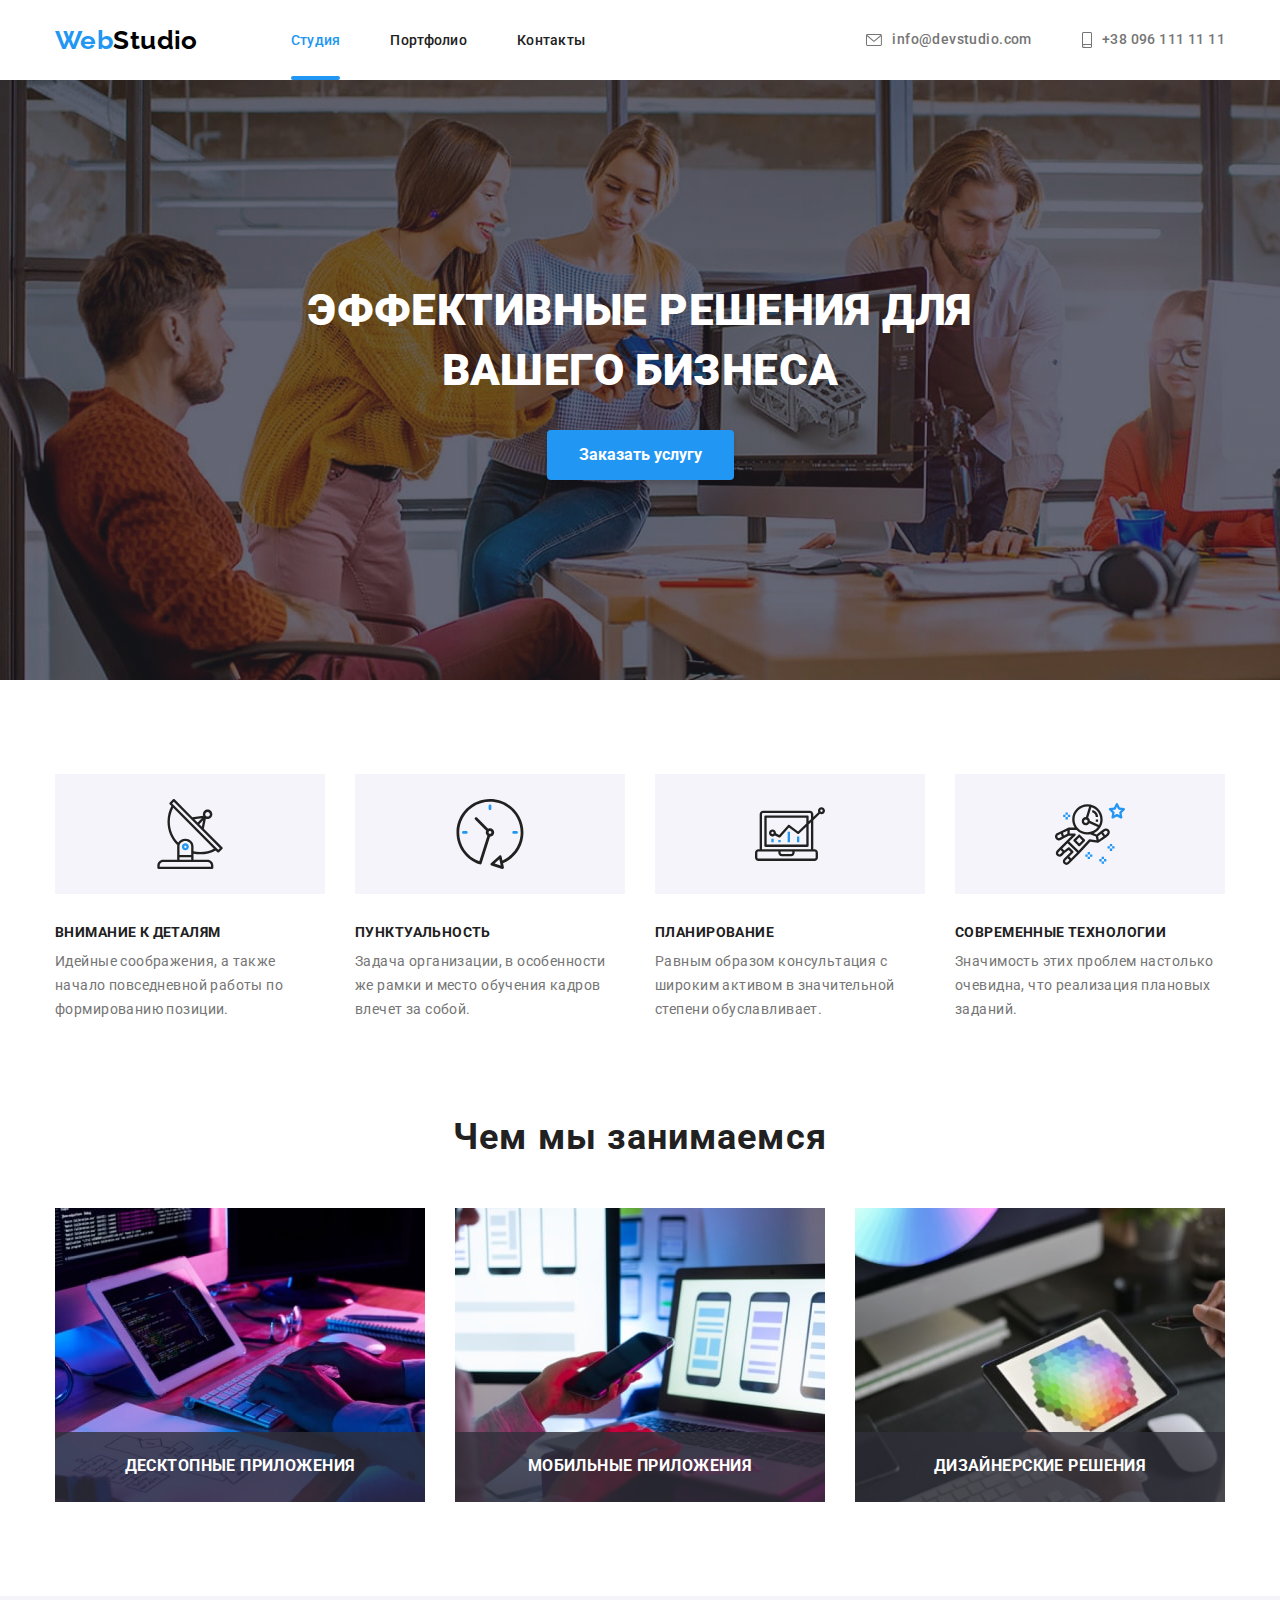
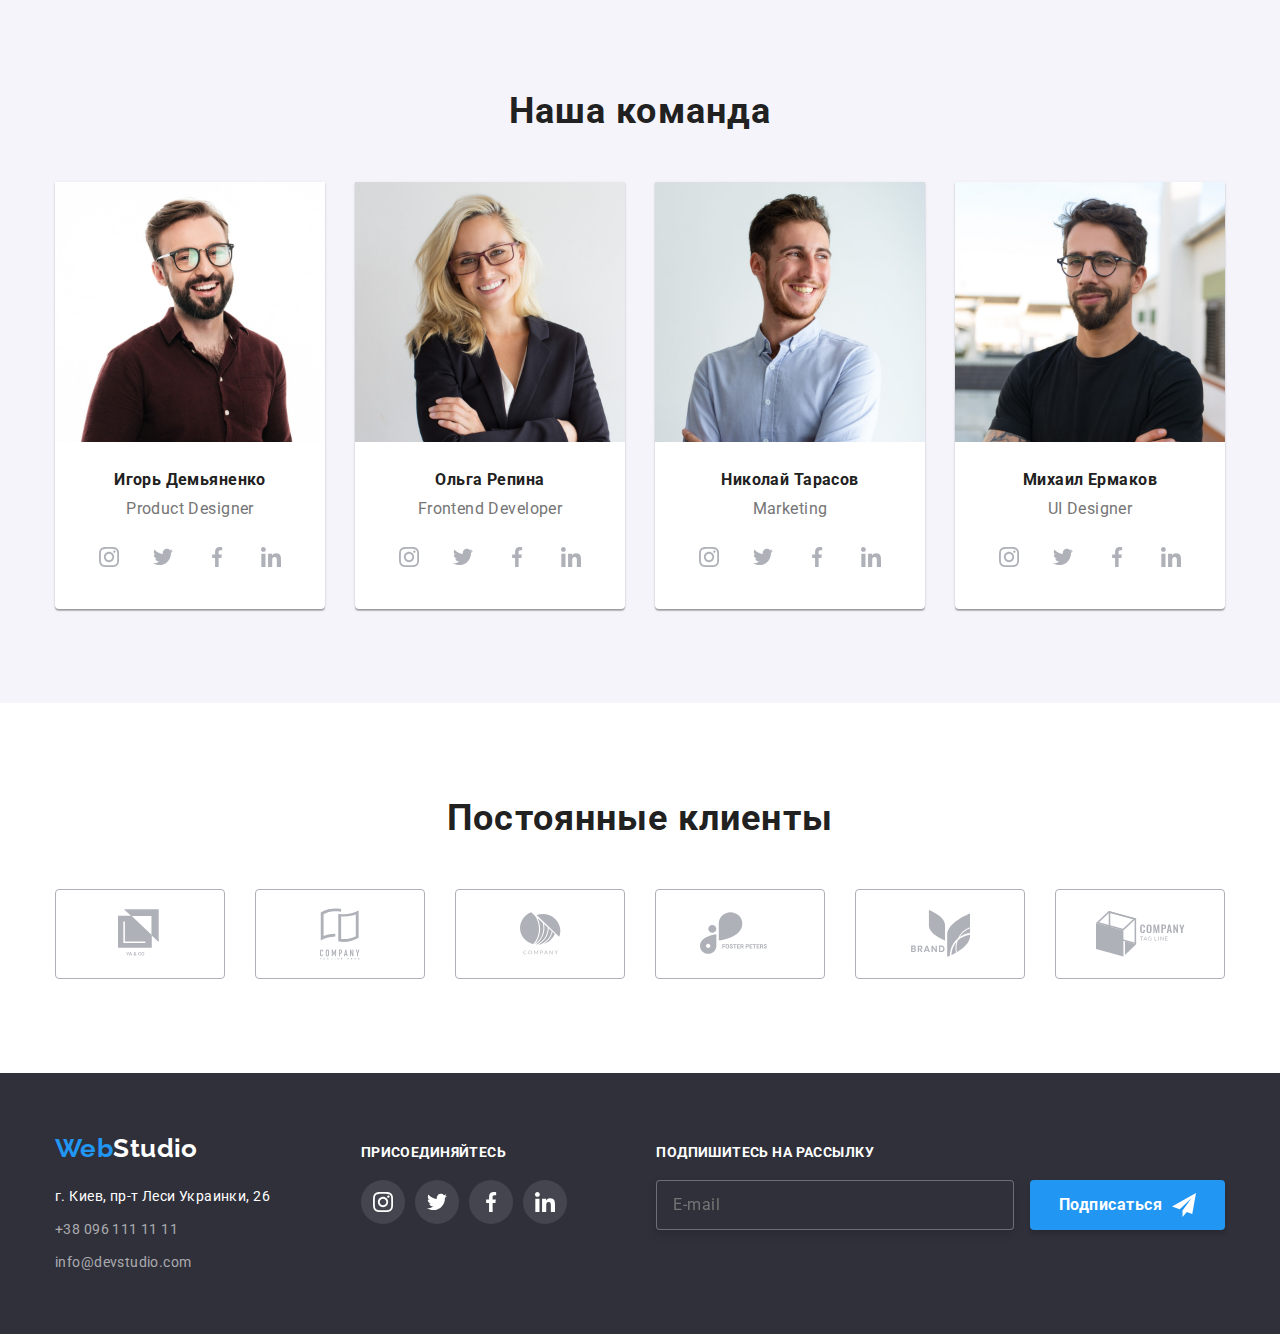
<file: index.html>
<!DOCTYPE html>
<html lang="ru">
<head>
    <meta charset="UTF-8">
    <meta name="viewport" content="width=device-width, initial-scale=1.0">
    <title>Document</title>
    <link rel="stylesheet" href="https://cdnjs.cloudflare.com/ajax/libs/modern-normalize/1.0.0/modern-normalize.min.css



">
<link href="https://fonts.googleapis.com/css2?family=Raleway:wght@700&family=Roboto:wght@400;500;700&display=swap"
    rel="stylesheet">
   <link rel="stylesheet" href="./css/style.css">
</head>
<body>
    
    <header class="header">

        <div class="container">
            <a class="logotype" href="index.html">Web<span>Studio</span></a>
        <nav class="navigation">
            <ul class="main-nav">
                <li class="item"><a class="nav-link-active" href="index.html">Студия</a></li>
                <li class="item"><a class="nav-link" href="portfolio.html">Портфолио</a></li>
                <li class="item"><a class="nav-link" href="index.html">Контакты</a></li>
            </ul>
        </nav>
        <ul class="contacts">
            <li class="item-mail">
            
                <a class="tel-link" href="mailto:info@devstudio.com">
                    
                        <svg class="icon-heder" width="16" height="14">
                            <use href="./images/sprite.svg#icon-envelope">
                            </use>
                        </svg>
                    
                info@devstudio.com</a></li>
            <li class="item-tel">
            
                <a class="tel-link" href="tel:+380961111111">
                    
                        <svg class="icon-heder" width="10" height="16">
                            <use href="./images/sprite.svg#icon-smartphone">
                            </use>
                        </svg>
                           
                    +38 096 111 11 11</a></li>
        </ul>
        </div>
    </header>
    <main>
        <!--Hero-->
        <section class="hero">
            <div class="container">
                <div class="container-hero">
            <h1 class="hero-title">ЭФФЕКТИВНЫЕ РЕШЕНИЯ 
                
                ДЛЯ ВАШЕГО БИЗНЕСА</h1>
                
               <button type="button" class="button-on" data-modal-open>Заказать услугу</button>
           
            </div>
            </div>
        </section>
        
        <section class="future-section">
            <div class="container">
        
            <h2 class="visually-hidden">Будущее</h2>
            <ul class="future"> 
               <li class="future-tittle"> 
                <div class="antenna">
                    <svg width="70" height="70">
                        <use href="./images/sprite.svg#icon-antenna">
                    
                        </use>
                    </svg>
                </div>
                <h3 class="subtitle">Внимание к деталям</h3>
                <p class="description">Идейные соображения, 
                а также начало повседневной 
                работы по формированию позиции.</p>
                </li>
       
                <li class="future-tittle"> 
                    <div class="antenna">
                        <svg width="70" height="70">
                            <use href="./images/sprite.svg#icon-clock">
                        
                            </use>
                        </svg>
                    </div>
                    <h3 class="subtitle">Пунктуальность</h3>
                    <p class="description">Задача организации,
                    в особенности же рамки
                    и место обучения кадров влечет за собой.
                    </p>
                </li>
        
                <li class="future-tittle">
                    <div class="antenna">
                        <svg width="70" height="70">
                            <use href="./images/sprite.svg#icon-diagram">
                        
                            </use>
                        </svg>
                    </div>
                    <h3 class="subtitle">Планирование</h3>
                    <p class="description">Равным образом консультация
                    с широким активом в значительной
                    степени обуславливает.
                    </p>
                </li>
        
                <li class="future-tittle">
                    <div class="antenna">
                        <svg width="70" height="70">
                            <use href="./images/sprite.svg#icon-astronaut">
                        
                            </use>
                        </svg>
                    </div>
                    <h3 class="subtitle">Современные технологии</h3>
                    <p class="description">Значимость этих проблем
                    настолько очевидна,
                    что реализация плановых заданий.
                    </p>
                </li>
                </ul>
        </div>
        </section>
    <section class="working">
        <div class="container">
        <h2 class="tittle">Чем мы занимаемся</h2>
        <ul class="work-type">
            <li class="link">
                <div class="offers">
                <img class="doing-pic" src="./img/keyboarf.jpg" alt="человек печатает" width="370">
                <div class="overlay">
                    <h3 class="offers-tittle">Десктопные приложения</h3>
                </div>
                </div>
            </li>
            <li class="link">
                <div class="offers">
                <img class="doing-pic" src="./img/smartfon.jpg" alt="человек работает на смартфоне" width="370">
                <div class="overlay">
                    <h3 class="offers-tittle">Мобильные приложения</h3>
                </div>
                </div>
            </li>
            <li class="link">
                <div class="offers">
                <img class="doing-pic" src="./img/pc.jpg" alt="планшет и ноутбук" width="370">
            <div class="overlay">
                <h3 class="offers-tittle">Дизайнерские решения</h3>
            </div>
            </div>
            </li>
        </ul>
    </div>
    </section>
<section class="our-team">
    <div class="container">
        <h2 class="tittle">Наша команда</h2>
            <ul class="team">
            <li class="link-photo">
                <img class="photo" src="./img/Igor.jpg" alt="человек1" width="270">
                <div class="command">
                    <h3 class="name">Игорь Демьяненко</h3>
                    <p class="prof">Product Designer</p>
                    <ul class="social-link-list list">
                        <li class="social-link-item instagram">
                            <a class="social-link" href="" aria-label="иконка инстаграм">
                                <svg class="social-svg" width="20" height="20">
                                    <use href="./images/sprite.svg#icon-instagram-2-1">
                    
                                    </use>
                                </svg>
                            </a>
                        </li>
                        <li class="social-link-item twitter">
                            <a class="social-link" href="" aria-label="иконка твиттера">
                                <svg class="social-svg" width="20" height="20">
                                    <use href="./images/sprite.svg#icon-twitter">
                    
                                    </use>
                                </svg>
                            </a>
                        </li>
                        <li class="social-link-item facebook">
                            <a class="social-link" href="" aria-label="иконка фейсбук">
                                <svg class="social-svg" width="20" height="20">
                                    <use href="./images/sprite.svg#icon-facebook">
                    
                                    </use>
                                </svg>
                            </a>
                        </li>
                        <li class="social-link-item linkedin">
                            <a class="social-link" href="" aria-label="иконка линкедин">
                                <svg class="social-svg" width="20" height="20">
                                    <use href="./images/sprite.svg#icon-linkedin">
                    
                                    </use>
                                </svg>
                            </a>
                        </li>
                    
                    </ul>
                    
                </div>
                </li>
                    
            <li class="link-photo">
                <img class="photo" src="./img/Olga.jpg" alt="человек2" width="270">
                <div class="command">
                    <h3 class="name">Ольга Репина</h3>
                    <p class="prof">Frontend Developer</p>
                    <ul class="social-link-list list">
                        <li class="social-link-item instagram">
                            <a class="social-link" href="" aria-label="иконка инстаграм">
                                <svg class="aocial-svg" width="20" height="20">
                                    <use href="./images/sprite.svg#icon-instagram-2-1">
                    
                                    </use>
                                </svg>
                            </a>
                        </li>
                        <li class="social-link-item twitter">
                            <a class="social-link" href="" aria-label="иконка твиттера">
                                <svg class="social-svg" width="20" height="20">
                                    <use href="./images/sprite.svg#icon-twitter">
                    
                                    </use>
                                </svg>
                            </a>
                        </li>
                        <li class="social-link-item facebook">
                            <a class="social-link" href="" aria-label="иконка фейсбук">
                                <svg class="social-svg" width="20" height="20">
                                    <use href="./images/sprite.svg#icon-facebook">
                    
                                    </use>
                                </svg>
                            </a>
                        </li>
                        <li class="social-link-item linkedin">
                            <a class="social-link" href="" aria-label="иконка линкедин">
                                <svg class="social-svg" width="20" height="20">
                                    <use href="./images/sprite.svg#icon-linkedin">
                    
                                    </use>
                                </svg>
                            </a>
                        </li>
                    
                    </ul>
                    
                </div>
                </li>
                
            <li class="link-photo">
                <img class="photo" src="./img/Nikolaj.jpg" alt="человек3" width="270">
                <div class="command">
                    <h3 class="name">Николай Тарасов</h3>
                    <p class="prof">Marketing</p>
                    <ul class="social-link-list list">
                        <li class="social-link-item instagram">
                            <a class="social-link" href="" aria-label="иконка инстаграм">
                                <svg class="social-svg" width="20" height="20">
                                    <use href="./images/sprite.svg#icon-instagram-2-1">
                    
                                    </use>
                                </svg>
                            </a>
                        </li>
                        <li class="social-link-item twitter">
                            <a class="social-link" href="" aria-label="иконка твиттера">
                                <svg class="social-svg" width="20" height="20">
                                    <use href="./images/sprite.svg#icon-twitter">
                    
                                    </use>
                                </svg>
                            </a>
                        </li>
                        <li class="social-link-item facebook">
                            <a class="social-link" href="" aria-label="иконка фейсбук">
                                <svg class="social-svg" width="20" height="20">
                                    <use href="./images/sprite.svg#icon-facebook">
                    
                                    </use>
                                </svg>
                            </a>
                        </li>
                        <li class="social-link-item linkedin">
                            <a class="social-link" href="" aria-label="иконка линкедин">
                                <svg class="social-svg" width="20" height="20">
                                    <use href="./images/sprite.svg#icon-linkedin">
                    
                                    </use>
                                </svg>
                            </a>
                        </li>
                    </ul>
                
                </div>
                </li>
                
            <li class="link-photo">
                <img class="photo" src="./img/Mikhail.jpg" alt="человек4" width="270">
                <div class="command">
                    <h3 class="name">Михаил Ермаков</h3>
                    <p class="prof">UI Designer</p>
                    <ul class="social-link-list list">
                        <li class="social-link-item instagram">
                            <a class="social-link" href="" aria-label="иконка инстаграм">
                                <svg class="social-svg" width="20" height="20">
                                    <use href="./images/sprite.svg#icon-instagram-2-1">
                    
                                    </use>
                                </svg>
                            </a>
                        </li>
                        <li class="social-link-item twitter">
                            <a class="social-link" href="" aria-label="иконка твиттера">
                                <svg class="social-svg" width="20" height="20">
                                    <use href="./images/sprite.svg#icon-twitter">
                    
                                    </use>
                                </svg>
                            </a>
                        </li>
                        <li class="social-link-item facebook">
                            <a class="social-link" href="" aria-label="иконка фейсбук">
                                <svg class="social-svg" width="20" height="20">
                                    <use href="./images/sprite.svg#icon-facebook">
                    
                                    </use>
                                </svg>
                            </a>
                        </li>
                        <li class="social-link-item linkedin">
                            <a class="social-link" href="" aria-label="иконка линкедин">
                                <svg class="social-svg" width="20" height="20">
                                    <use href="./images/sprite.svg#icon-linkedin">
                    
                                    </use>
                                </svg>
                            </a>
                        </li>
                    </ul>
                
                </div>
                </li>
                
    </ul>
    </div>            
</section>
<!-- Постоянные клиенты -->
<section class="section ">
    <div class="container">
        <h2 class="tittle-clients">Постоянные клиенты</h2>
        <ul class="clients-list list">
            
                <li class="clients-list-item">
                    <a class="clients-list-link" href="">
                
                        <svg class="clients-list-link-svg client-first" width="45" height="50">
                            <use href="./images/sprite.svg#icon-logo"></use>
                        </svg>
                
                    </a></li>
            
            
                <li class="clients-list-item">
                
                    <a class="clients-list-link" href="">
                
                        <svg class="clients-list-link-svg client-second" width="40" height="52">
                            <use href="./images/sprite.svg#icon-logo-two"></use>
                        </svg>
                
                    </a></li>
            
                
               
            
                <li class="clients-list-item">
                
                    <a class="clients-list-link" href="">
                
                        <svg class="clients-list-link-svg client-third" width="41" height="43">
                            <use href="./images/sprite.svg#icon-logo-thre"></use>
                        </svg>
                
                    </a></li>
            
                
            
                <li class="clients-list-item">
                    <a class="clients-list-link" href="">
                
                        <svg class="clients-list-link-svg client-fourth" width="80" height="43">
                            <use href="./images/sprite.svg#icon-logo-four"></use>
                        </svg>
                
                    </a></li>
            
            
                <li class="clients-list-item">
                    <a class="clients-list-link" href="">
                
                        <svg class="clients-list-link-svg client-fifth" width="59" height="47">
                            <use href="./images/sprite.svg#icon-logo-five"></use>
                        </svg>
                
                    </a></li>
            
            
                <li class="clients-list-item">
                    <a class="clients-list-link" href="">
                
                        <svg class="clients-list-link-svg client-sixth" width="89" height="46">
                            <use href="./images/sprite.svg#icon-logo-six"></use>
                        </svg>
                
                    </a></li>
           
        </ul>
    </div>
</section>
</main>
<footer>
    <div class="container">
        
            <div class="footer-main">
    <a class="logotype footer-logo" href="./index.html">Web<span class="brg-log">Studio</span></a>
    <address class="address-footer">
        <p>г. Киев, пр-т Леси Украинки, 26</p> 
    </address>
    <ul class="contacts-footer">
    <li class="tel"><a href="tel:+380961111111">+38 096 111 11 11</a></li>
    <li class="mail"><a href="mailto:info@devstudio.com">info@devstudio.com</a></li>
    </ul>
</div>
        <div class="footer-secondary">
        <p class="join">Присоединяйтесь</p>
        <ul class="footer-list">
        <li class="footer-list-item instagram">
            <a class="social-link-footer" href="">
                <svg class="social-footer-svg instagram" width="20" height="20">
                    <use href="./images/sprite.svg#icon-instagram-2-1"></use>
                </svg>
            </a></li>
        <li class="footer-list-item twitter">
            <a class="social-link-footer" href="">
                <svg class="social-footer-svg twitter" width="20" height="20">
                    <use href="./images/sprite.svg#icon-twitter"></use>
                </svg>
            </a></li>
        <li class="footer-list-item facebook">
            <a class="social-link-footer" href="">
                <svg class="social-footer-svg facebook" width="20" height="20">
                    <use href="./images/sprite.svg#icon-facebook"></use>
                </svg>
            </a></li>
        <li class="footer-list-item linkedin">
            <a class="social-link-footer" href="">
                <svg class="social-footer-svg linkedin" width="20" height="20">
                    <use href="./images/sprite.svg#icon-linkedin"></use>
                </svg>
            </a></li>
            </ul>
            </div>
    <div class="footer-submit">
        <p class="join">Подпишитесь на рассылку</p>
        <div class="input-submit"> 
            <label for="footer-send">
                <input type="email" class="footer-send" id="footer-send" placeholder="E-mail"> 
            </label>
            <button type="submit" class="footer-button">
                Подписаться
                <svg class="footer-icon" height="24" width="24">
                    <use href="./images/sprite.svg#icon-send"></use>
                </svg>
            </button>
        </div>
    </div>
        
    
    </div>

    
</footer>
<div class="window is-hidden" data-modal>
    <div class="modal">
        <button  class="modal-button" data-modal-close><svg class="closed-svg" width="11" height="11">
            <use href="./images/sprite.svg#closed"></use></svg></button>
        <div class="window-form">
            <h2 class="modal-heading">Оставьте свои данные, мы вам перезвоним</h2>
            <form class="all-form">
                    
                    <label class="name-label" for="name">
                        <p class="text-form">Имя</p>
                <div class="form-data">
                    <input class="name-input" type="text" id="name">
                    <svg class="form-img" height="12" width="12">
                        <use href="./images/sprite.svg#Vector"></use>
                    </svg>
                </div>
                </label>
                
                    <label for="tel" class="name-label">
                        <p class="text-form">Телефон</p>
                    <div class="form-data">
                    <input class="tel-input" type="tel" name="tel" id="tel">
                    <svg class="form-img" height="13" width="13">
                        <use href="./images/sprite.svg#Vector (1)"></use>
                    </svg>
                </div>
                </label>
                
                    <label  for="email" class="name-label">
                        <p class="text-form">Почта</p>
                    <div class="form-data">
                    <input class="email-input" type="email" name="email" id="email">
                    <svg class="form-img" height="12" width="15">
                        <use href="./images/sprite.svg#Vector (2)"></use>
                    </svg>
                </div>
                </label>
                <div class="comment-form">
                    <label class="label-comment" for="comment">Комментарий</label>
                    <textarea class="comment-area" name="comment" id="comment" cols="30" rows="10" placeholder="Введите текст"></textarea>
                </div>
                </form>
                <div class="conditions">
                    <label class="condition-label" for="agree">
                        
                        <input class="condition-input-hidden" type="checkbox" name="condition-input" value="agree" id="agree">
                       
                       
                        <span class="conditions-text">
                            Соглашаюсь с рассылкой и принимаю
                            <a class="conditions-link" href="">Условия договора</a>
                        </span>
                    </label>
                </div>
                <button type="submit" class="submit-conditions">Отправить</button>
            
        </div>
    </div>
</div>
<script src="./modal.js"></script>
</body>

</html>
</file>
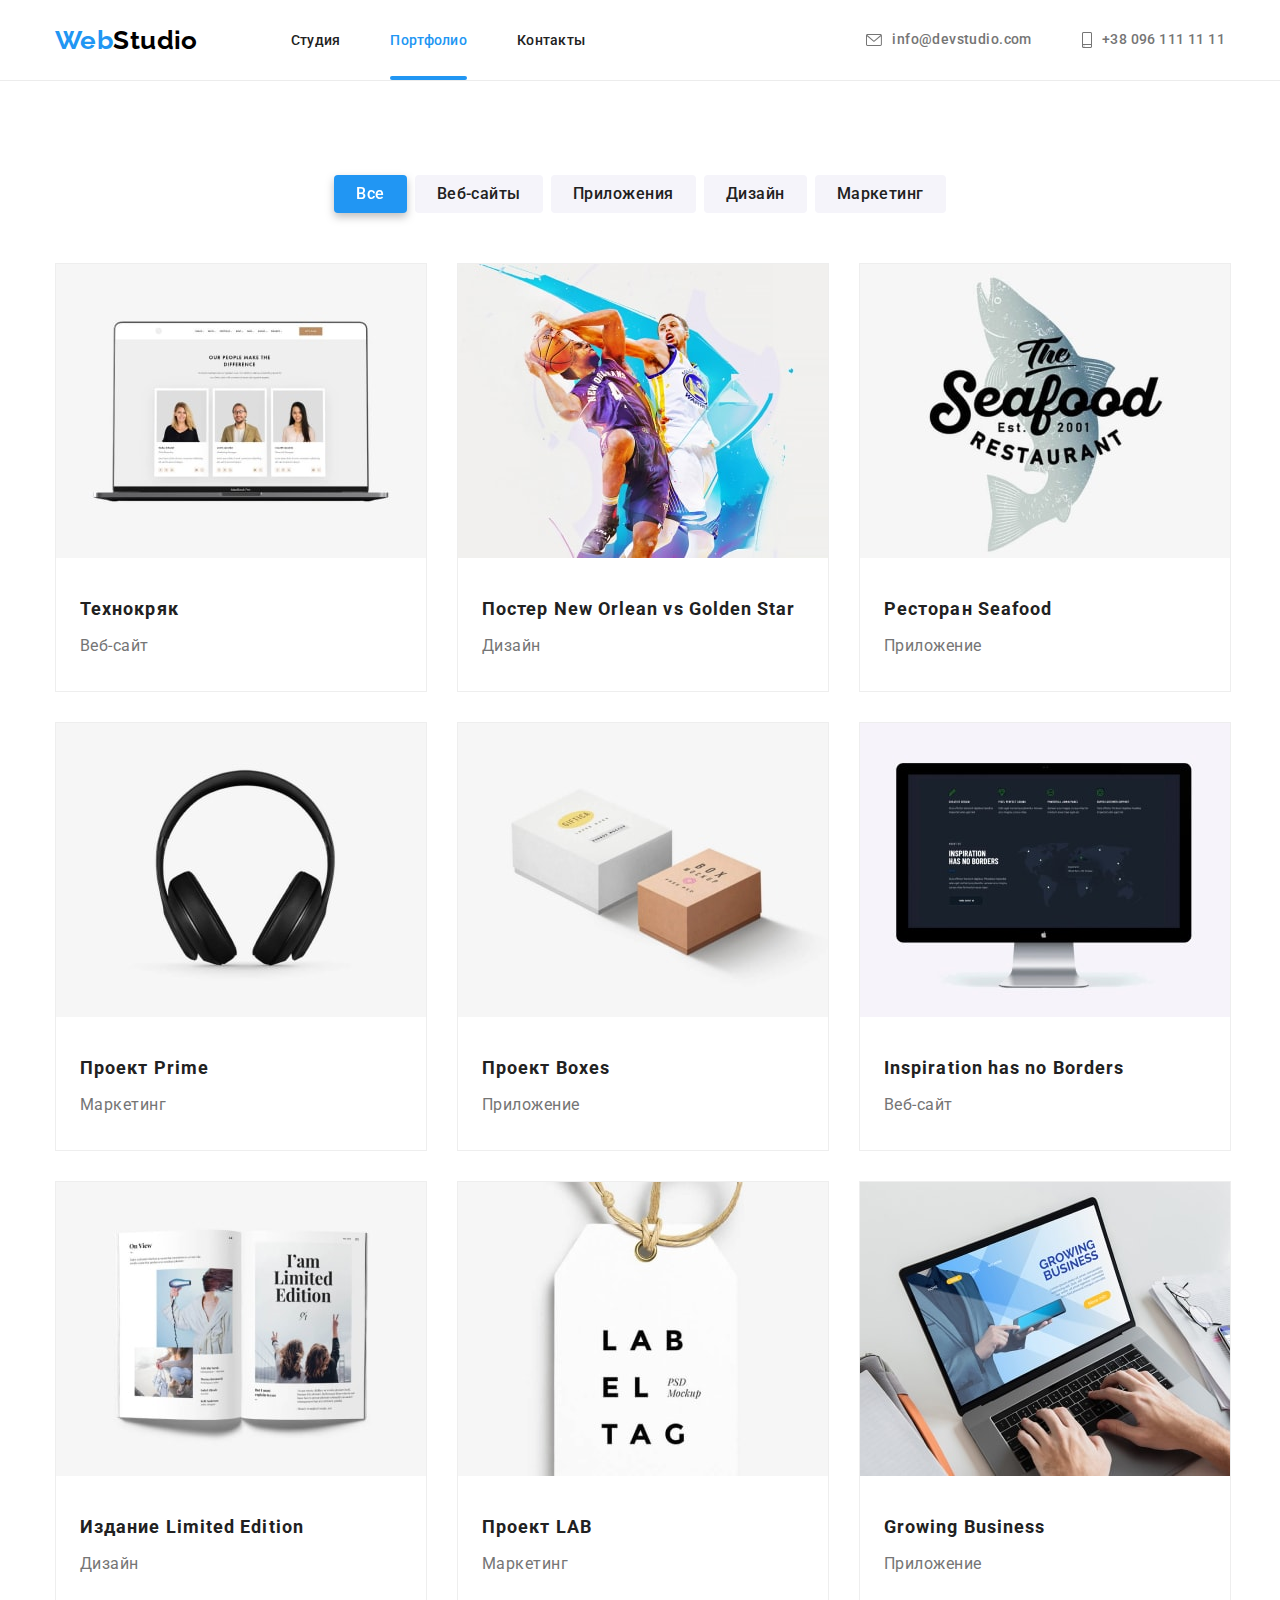
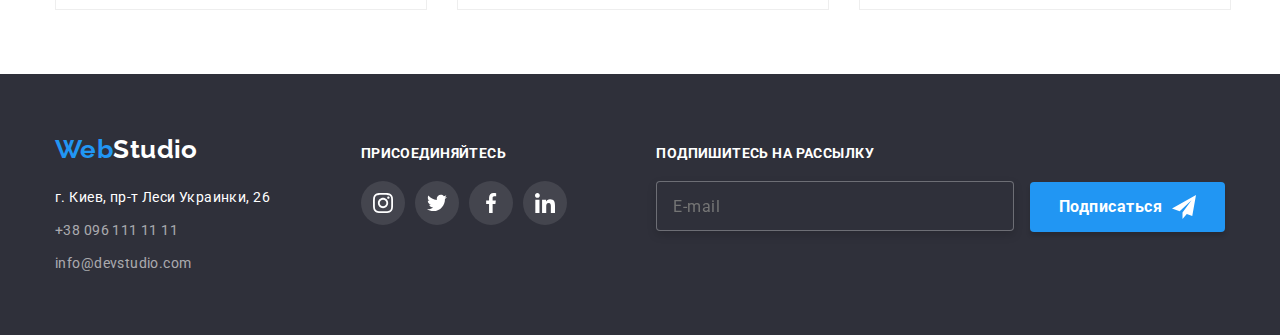
<file: portfolio.html>
<!DOCTYPE html>
<html lang="en">
<head>
    <meta charset="UTF-8">
    <meta name="viewport" content="width=device-width, initial-scale=1.0">
    <title>Document</title>
    <link rel="stylesheet" href="https://cdnjs.cloudflare.com/ajax/libs/modern-normalize/1.0.0/modern-normalize.min.css
    
    
    
    ">
    <link href="https://fonts.googleapis.com/css2?family=Raleway:wght@700&family=Roboto:wght@400;500;700&display=swap"
        rel="stylesheet">
    <link rel="stylesheet" href="./css/style.css">
</head>
<body>
   <!--навигация--> 
    <header class="header portfolio">
    
    <div class="container">
        <a class="logotype" href="index.html">Web<span>Studio</span></a>
        <nav class="navigation">
            <ul class="main-nav">
                <li class="item"><a class="nav-link" href="index.html">Студия</a></li>
                <li class="item"><a class="nav-link-active" href="portfolio.html">Портфолио</a></li>
                <li class="item"><a class="nav-link" href="index.html">Контакты</a></li>
            </ul>
        </nav>
        <ul class="contacts">
            <li class="item-mail">
        
                <a class="tel-link" href="mailto:info@devstudio.com">
        
                    <svg class="icon-heder" width="16" height="14">
                        <use href="./images/sprite.svg#icon-envelope">
                        </use>
                    </svg>
        
                    info@devstudio.com</a></li>
            <li class="item-tel">
        
                <a class="tel-link" href="tel:+380961111111">
        
                    <svg class="icon-heder" width="10" height="16">
                        <use href="./images/sprite.svg#icon-smartphone">
                        </use>
                    </svg>
        
                    +38 096 111 11 11</a></li>
        </ul>
        </div>
    </header>
    <!--главная область-->
    <main>
        <section class="filter">
            <div class="container">
                <h2 class="visually-hidden">Портфолио</h2>
            <ul class="filter-buttons">
            <li class="button-next"><button class="filter-button all" type="button">Все</button></li>
            <li class="button-next"><button class="filter-button" type="button">Веб-сайты</button></li>
            <li class="button-next"><button class="filter-button" type="button">Приложения</button></li>
            <li class="button-next"><button class="filter-button" type="button">Дизайн</button></li>
            <li class="button-next"><button class="filter-button" type="button">Маркетинг</button></li>
            </ul>
        
        <ul class="work-experience"> 
            <li class="work-link">
                <a href="" class="project-link">
                    <div class="text-hidden">
                    <img src="./images/img.jpg" alt="люди на экране пк" width="370">
                    <div class="text-overlay">
                        <p class="text-overlay-basic">Технокряк это современная площадка 
                            распространения коронавируса. Компании используют эту платформу 
                            для цифрового
                        шпионажа и атак на защищённые сервера конкурентов.</p>
                        </div>
                        </div>
                        <div class="command-work">
                            <h3 class="work-experience-tittle">Технокряк</h3>
                            <p class="work-experience-text">Веб-сайт</p>
                    
                        </div>
                        </a>
            </li>
            <li class="work-link">
                <a class="project-link" href="">
                    <div class="text-hidden">
                    <img src="./images/img(1).jpg" alt="люди играют в баскетбол" width="370">
                    <div class="text-overlay">
                        <p class="text-overlay-basic">Технокряк это современная площадка
                            распространения коронавируса. Компании используют эту платформу
                            для цифрового
                            шпионажа и атак на защищённые сервера конкурентов.</p>
                    </div>
                    </div>
                        <div class="command-work">
                            <h3 class="work-experience-tittle">Постер New Orlean vs Golden Star</h3>
                            <p class="work-experience-text">Дизайн</p>
                        </div>
                        </a>
            </li>
            <li class="work-link">
                <a class="project-link" href="">
                    <div class="text-hidden">
                        <img src="./images/img(2).jpg" alt="логотип ресторана" width="370">
                        <div class="text-overlay">
                            <p class="text-overlay-basic">Технокряк это современная площадка
                                распространения коронавируса. Компании используют эту платформу
                                для цифрового
                                шпионажа и атак на защищённые сервера конкурентов.</p>
                            </div>
                            </div>
                        <div class="command-work">
                            <h3 class="work-experience-tittle">Ресторан Seafood</h3>
                            <p class="work-experience-text">Приложение</p>
                        </div>
                        </a>
            </li>
            <li class="work-link">
                <a class="project-link" href="">
                    <div class="text-hidden">
                        <img src="./images/img(3).jpg" alt="наушники" width="370">
                        <div class="text-overlay">
                            <p class="text-overlay-basic">Технокряк это современная площадка
                                распространения коронавируса. Компании используют эту платформу
                                для цифрового
                                шпионажа и атак на защищённые сервера конкурентов.</p>
                        </div>
                        </div>
                        <div class="command-work"> 
                            <h3 class="work-experience-tittle">Проект Prime</h3>
                            <p class="work-experience-text">Маркетинг</p>
                        </div>
                        </a>
            </li>
            <li class="work-link">
                <a class="project-link" href="">
                    <div class="text-hidden">
                        <img src="./images/img(4).jpg" alt="коробки" width="370">
                        <div class="text-overlay">
                            <p class="text-overlay-basic">Технокряк это современная площадка
                                распространения коронавируса. Компании используют эту платформу
                                для цифрового
                                шпионажа и атак на защищённые сервера конкурентов.</p>
                        </div>
                        </div>
                        <div class="command-work">
                            <h3 class="work-experience-tittle">Проект Boxes</h3>
                            <p class="work-experience-text">Приложение</p>
                        </div>
                        </a>
            </li>
            <li class="work-link">
                <a class="project-link" href="">
                    <div class="text-hidden">
                        <img src="./images/img(5).jpg" alt="монитор компьютера" width="370">
                        <div class="text-overlay">
                            <p class="text-overlay-basic">Технокряк это современная площадка
                                распространения коронавируса. Компании используют эту платформу
                                для цифрового
                                шпионажа и атак на защищённые сервера конкурентов.</p>
                        </div>
                        </div>
                        <div class="command-work">
                            <h3 class="work-experience-tittle">Inspiration has no Borders</h3>
                            <p class="work-experience-text">Веб-сайт</p>
                        </div>
                        </a>
            </li>
            <li class="work-link">
                <a class="project-link" href="">
                    <div class="text-hidden">
                        <img src="./images/img(6).jpg" alt="разворот книги" width="370">
                        <div class="text-overlay">
                            <p class="text-overlay-basic">Технокряк это современная площадка
                                распространения коронавируса. Компании используют эту платформу
                                для цифрового
                                шпионажа и атак на защищённые сервера конкурентов.</p>
                        </div>
                        </div>
                        <div class="command-work">
                            <h3 class="work-experience-tittle">Издание Limited Edition</h3>
                            <p class="work-experience-text">Дизайн</p>
                        </div>
                        </a>
            </li>
            <li class="work-link">
                <a class="project-link" href=""> 
                    <div class="text-hidden">
                        <img src="./images/img(7).jpg" alt="этикетка" width="370">
                        <div class="text-overlay">
                            <p class="text-overlay-basic">Технокряк это современная площадка
                                распространения коронавируса. Компании используют эту платформу
                                для цифрового
                                шпионажа и атак на защищённые сервера конкурентов.</p>
                        </div>
                        </div>
                        <div class="command-work">
                            <h3 class="work-experience-tittle">Проект LAB</h3>
                            <p class="work-experience-text">Маркетинг</p>
                        </div>
                        </a>
            </li>
            <li class="work-link">
                <a class="project-link" href="">
                    <div class="text-hidden">
                        <img src="./images/img(8).jpg" alt="человек печатает на пк" width="370">
                        <div class="text-overlay">
                            <p class="text-overlay-basic">Технокряк это современная площадка
                                распространения коронавируса. Компании используют эту платформу
                                для цифрового
                                шпионажа и атак на защищённые сервера конкурентов.</p>
                        </div>
                        </div>
                        <div class="command-work">
                            <h3 class="work-experience-tittle">Growing Business</h3>
                            <p class="work-experience-text">Приложение</p>
                        </div>
                        </a>
            </li>
        </ul>
        </div>
        </section>
    </main>
<footer>
    <div class="container">
    
        <div class="footer-main">
            <a class="logotype footer-logo" href="./index.html">Web<span class="brg-log">Studio</span></a>
            <address class="address-footer">
                <p>г. Киев, пр-т Леси Украинки, 26</p>
            </address>
            <ul class="contacts-footer">
                <li class="tel"><a href="tel:+380961111111">+38 096 111 11 11</a></li>
                <li class="mail"><a href="mailto:info@devstudio.com">info@devstudio.com</a></li>
            </ul>
        </div>
        <div class="footer-secondary">
            <p class="join">Присоединяйтесь</p>
            <ul class="footer-list">
                <li class="footer-list-item instagram">
                    <a class="social-link-footer" href="">
                        <svg class="social-footer-svg instagram" width="20" height="20">
                            <use href="./images/sprite.svg#icon-instagram-2-1"></use>
                        </svg>
                    </a></li>
                <li class="footer-list-item twitter">
                    <a class="social-link-footer" href="">
                        <svg class="social-footer-svg twitter" width="20" height="20">
                            <use href="./images/sprite.svg#icon-twitter"></use>
                        </svg>
                    </a></li>
                <li class="footer-list-item facebook">
                    <a class="social-link-footer" href="">
                        <svg class="social-footer-svg facebook" width="20" height="20">
                            <use href="./images/sprite.svg#icon-facebook"></use>
                        </svg>
                    </a></li>
                <li class="footer-list-item linkedin">
                    <a class="social-link-footer" href="">
                        <svg class="social-footer-svg linkedin" width="20" height="20">
                            <use href="./images/sprite.svg#icon-linkedin"></use>
                        </svg>
                    </a></li>
            </ul>
        </div>
        <div class="footer-submit">
            <p class="join">Подпишитесь на рассылку</p>
            <div class="input-submit">
                <label for="footer-send">
                    <input type="email" class="footer-send" id="footer-send" placeholder="E-mail">
                </label>
                <button type="submit" class="footer-button">
                    Подписаться
                    <svg class="footer-icon" height="24" width="24">
                        <use href="./images/sprite.svg#icon-send"></use>
                    </svg>
                </button>
            </div>
        </div>
    
    
    </div>
</footer>

    
</body>
</html>
</file>
<file: css/style.css>
/* основной цвет текста 757575 */
/* основной цвет заголовков  212121 */
/* основной цвет фона FFFFFF */
/* цвет ссылок и кнопок 2196F3 */
/* цвет фона герой, футтер 2F303A */
/* цвет фона секций, кнопок F5F4FA */
:root {
  --primary-text-color: #757575;
  --title-text-color: #212121;
  --button-link-color: #2196f3;
  --futter-hero-bgc: #2f303a;
  --section-bgc: #f5f4fa;
  --main-text-color: #ffffff;
  --primary-bgr: #ffffff;
}
a {
  text-decoration: none;
  display: block;
}

li {
  list-style: none;
}
ul {
  margin-top: 0;
  margin-bottom: 0;
  padding-left: 0;
}
p,
h1,
h2,
h3 {
  margin-top: 0;
  margin-bottom: 0;
}
body {
  background-color: var(--primary-bgr);
  color: var(--primary-text-color);
  position: relative;
  letter-spacing: 0.03em;
  font-weight: normal;
  font-size: 14px;
  font-family: "Roboto";
}
.container {
  width: 1200px;
  margin-left: auto;
  margin-right: auto;
  padding-left: 15px;
  padding-right: 15px;
}
/* header*/

.header {
  background-color: var(--primary-bgr);
}
.header > .container {
  display: flex;
  align-items: center;
}
.logotype {
  margin-right: 93px;
  margin-top: 0;
  margin-bottom: 0;

  font-family: "Raleway";
  font-style: normal;
  font-weight: bold;
  font-size: 26px;
  line-height: 31px;
  color: var(--button-link-color);
}
.logotype span {
  color: #000000;
}
.footer-logo {
  margin-bottom: 20px;
}
.navigation .nav-link-active {
  color: var(--button-link-color);
}
.nav-link-active {
  padding-top: 32px;
  padding-bottom: 32px;
  font-style: normal;
  font-weight: 500;
  font-size: 14px;
  line-height: 16px;
  letter-spacing: 0.02em;
}

.navigation .nav-link {
  color: var(--title-text-color);
}
.contacts a {
  color: var(--primary-text-color);
}
.nbn {
  display: flex;

  align-items: baseline;
  padding-right: 10px;
}
.contacts a:hover,
.main-nav a:hover,
.contacts-footer a:hover,
.contacts a:focus,
.main-nav a:focus,
.contacts-footer a:focus {
  transition: 250ms;
  transition-timing-function: cubic-bezier(0.4, 0, 0.2, 1);
  color: var(--button-link-color);
}
.main-nav {
  display: flex;
}
.main-nav > .item:not(:last-child) {
  margin-right: 50px;
}
.item {
  position: relative;
}

.tell {
  margin-right: 50px;
}
.tel-link {
  display: flex;
  align-items: center;
  padding: 32px 0 32px 0;
  fill: currentColor;
  transition-property: color;
  font-weight: 500;
  font-size: 14px;
  line-height: 1.14;
  text-decoration: none;
  transition: 250ms;
  transition-timing-function: cubic-bezier(0.4, 0, 0.2, 1);
}
.item-tel {
  margin-left: 50px;
}
.nav-link {
  padding-top: 32px;
  padding-bottom: 32px;
  display: inline-flex;
  font-weight: 500;
  font-size: 14px;
  line-height: 16px;
  letter-spacing: 0.02em;
}
.nav-link::before {
  content: "";
  position: absolute;
  display: inline-block;
  bottom: 0;
  left: 0;
  width: 100%;
  height: 4px;
  border-radius: 2px;
  background-color: var(--button-link-color);
  transition: 250ms;
  transition-timing-function: cubic-bezier(0.4, 0, 0.2, 1);
  transform: scale(0);
}
.nav-link:hover::before,
.nav-link:focus::before {
  transform: scale(1);
  transition: 250ms;
  transition-timing-function: cubic-bezier(0.4, 0, 0.2, 1);
}
.nav-link-active,
.nav-link {
  transition-property: color;
  transition: 250ms;
  transition-timing-function: cubic-bezier(0.4, 0, 0.2, 1);
}
.nav-link-active::before {
  content: "";
  position: absolute;
  display: inline-block;
  bottom: 0;
  left: 0;
  width: 100%;
  height: 4px;
  border-radius: 2px;
  background-color: var(--button-link-color);
}
.contacts {
  display: flex;
  font-size: 14px;
  margin-left: auto;
  align-items: center;
}
.icon-heder {
  margin-right: 10px;
  fill: currentColor;
}

/*Hero*/
.container-hero {
  text-align: center;
  margin-left: auto;
  margin-right: auto;
  width: 696px;
}
.hero {
  background-color: var(--futter-hero-bgc);
  background-image: linear-gradient(
      to right,
      rgba(47, 48, 58, 0.4),
      rgba(47, 48, 58, 0.4)
    ),
    url("../images/Img\ 2.jpg");
  background-size: cover;
}
.hero-title {
  color: var(--main-text-color);
  font-style: normal;
  font-weight: 900;
  font-size: 44px;
  line-height: 60px;
  text-align: center;

  margin-bottom: 30px;
}
.hero .container {
  padding-top: 200px;
  padding-bottom: 200px;
  text-align: center;
}

.button-on {
  margin: 0;
  cursor: pointer;
  padding: 10px 32px;
  border-style: none;

  color: var(--main-text-color);
  background-color: var(--button-link-color);
  font-weight: bold;
  font-size: 16px;
  line-height: 1.87;
  border-radius: 4px;
  box-shadow: 0px 4px 4px rgba(0, 0, 0, 0.15);
  border-radius: 4px;
  transition: 250ms;
  transition-timing-function: cubic-bezier(0.4, 0, 0.2, 1);
  transition-property: color;
}
.button-on:focus,
.button-on:hover {
  color: var(--main-text-color);
}
h2,
h3 {
  color: var(--title-text-color);
}

/*modal-window*/
.window {
  position: fixed;
  top: 0;
  left: 0;
  width: 100%;
  height: 100%;

  background-color: rgba(0, 0, 0, 0.5);

  opacity: 1;
  transition: 250ms;
  transition-timing-function: cubic-bezier(0.4, 0, 0.2, 1);
}

.window.is-hidden {
  opacity: 0;
  pointer-events: none;
}

.window.is-hidden .modal {
  transform: translate(-50%, -50%) scale(0.9);
}

.modal {
  position: absolute;
  top: 50%;
  left: 50%;

  background-color: var(--primary-bgr);
  box-shadow: 0px 1px 3px rgba(0, 0, 0, 0.12), 0px 1px 1px rgba(0, 0, 0, 0.14),
    0px 2px 1px rgba(0, 0, 0, 0.2);
  border-radius: 4px;

  transform: translate(-50%, -50%) scale(1);
  transition: transform 250ms cubic-bezier(0.4, 0, 0.2, 1);
}

.modal-button {
  position: absolute;
  right: 0;
  z-index: 10;
  width: 30px;
  height: 30px;
  padding: 6px;
  margin-top: 8px;
  margin-right: 8px;

  background-color: var(--main-text-color);
  fill: #000000;
  color: #000000;
  border: 1px solid rgba(0, 0, 0, 0.1);
  border-radius: 50%;

  box-sizing: border-box;
  outline: transparent;
}
.modal-button:hover,
.modal-button:focus {
  cursor: pointer;
  fill: var(--button-link-color);
}
footer > .container {
  display: flex;
  align-items: baseline;
}
.footer-submit {
  margin-left: auto;
}
.footer-send {
  width: 358px;
  height: 50px;
  padding-left: 16px;
  border-color: var(--primary-text-color);
  background-color: var(--futter-hero-bgc);
  color: var(--main-text-color);
  border-radius: 4px;
  font-weight: 400;
  font-size: 16px;
  line-height: 1.25;
  letter-spacing: 0.03em;

  border: 1px solid rgba(255, 255, 255, 0.3);

  filter: drop-shadow(0px 4px 4px rgba(0, 0, 0, 0.15));
}
.form-img {
  fill: var(--title-text-color);
  color: #000000;
  position: absolute;
  left: 12px;
  top: 50%;
  transform: translateY(-50%);
}
.name-input,
.tel-input,
.email-input {
  height: 40px;
  border: 1px solid rgba(33, 33, 33, 0.2);
  box-sizing: border-box;
  border-radius: 4px;
  padding-left: 42px;
}

.comment-area {
  height: 120px;
  width: 100%;
  border: 1px solid rgba(33, 33, 33, 0.2);
  resize: none;
  border-radius: 4px;
  padding: 12px 16px;
  margin-top: 4px;
}
.text-form {
  color: var(--primary-text-color);
  font-size: 12px;
  line-height: 1.16;
  margin-bottom: 4px;
}
.name-label {
  margin-bottom: 10px;
  display: block;
}
.window-form {
  padding: 40px;
}
.form-data {
  position: relative;
}
.condition-input-hidden:focus {
  background: var(--button-link-color);
}
input:focus + .form-img {
  fill: #2196f3;
}
input {
  width: 100%;
}
.modal-heading {
  font-family: Roboto;
  font-style: normal;
  font-weight: bold;
  font-size: 20px;
  line-height: 23px;
  text-align: center;
  letter-spacing: 0.03em;
  color: var(--title-text-color);
  margin-bottom: 12px;
}

.conditions {
  margin-bottom: 30px;
  display: flex;
  justify-content: center;
}

.condition-input-hidden ~ span::before {
  content: "";
  display: inline-flex;
  width: 16px;
  height: 15px;
  margin-right: 8px;
  border: 2px solid var(--title-text-color);
  border-radius: 2px;
}
.condition-input-hidden {
  position: absolute;
  clip: rect(0 0 0 0);
  width: 1px;
  height: 1px;
  margin: -1px;
  -webkit-appearance: none;
  -moz-appearance: none;
}
.conditions-link {
  color: var(--button-link-color);
  display: inline-flex;
  text-decoration: underline;
}

.condition-input-hidden:checked + span::before {
  background-image: url(../images/checked.svg);
  background-repeat: no-repeat;
  background-color: var(--button-link-color);
  background-size: contain;
  background-origin: border-box;
  border: 2px solid var(--button-link-color);
}
.condition-input-hidden:focus + span::before {
  border: 2px solid var(--button-link-color);
}
.condition-label {
  display: flex;
  align-items: center;
  font-size: 14px;
  line-height: 1.71;
}
.submit-conditions {
  display: flex;
  text-align: center;
  align-items: center;
  cursor: pointer;
  color: var(--main-text-color);
  background-color: var(--button-link-color);

  margin: 0 auto;
  padding: 10px 55px;

  font-size: 16px;
  line-height: 1.87;
  font-weight: 700;

  box-shadow: 0px 4px 4px rgba(0, 0, 0, 0.15);
  border-radius: 4px;
  border-style: none;
}

/*future*/
.antenna {
  display: flex;
  justify-content: center;
  align-items: center;
  width: 270px;
  height: 120px;
  margin-bottom: 30px;
  background-color: var(--section-bgc);
}
.visually-hidden {
  position: absolute;
  clip: rect(0 0 0 0);
  width: 1px;
  height: 1px;
  margin: -1px;
}
.future-section {
  padding-top: 94px;
  padding-bottom: 0;
  display: block;
}
.future {
  display: flex;
  margin: 0;
  padding: 0;
}
.future-tittle:not(:last-child) {
  margin-right: 30px;
}
.future-tittle {
  width: 270px;
}
.subtitle {
  margin-bottom: 10px;

  font-weight: bold;
  font-size: 14px;
  line-height: 16px;
  letter-spacing: 0.03em;
  text-transform: uppercase;
  color: var(--title-text-color);
}
.description {
  line-height: 1.71;
}
.work-type {
  display: flex;
  justify-content: center;
}
.work-type > .link:not(:last-child) {
  margin-right: 30px;
}
.tittle {
  margin-bottom: 50px;
  text-align: center;
  font-size: 36px;
  line-height: 42px;

  letter-spacing: 0.03em;
}
.working {
  display: block;
  padding-top: 94px;
  padding-bottom: 94px;
}
.offers {
  display: flex;
  position: relative;
}
.overlay {
  display: flex;
  align-items: center;
  justify-content: center;
  position: absolute;
  margin: 0;
  width: 370px;
  height: 70px;
  bottom: 0;
  left: 0;

  background: rgba(47, 48, 58, 0.8);
  text-transform: uppercase;
}
.offers-tittle {
  text-transform: uppercase;
  color: var(--main-text-color);
}

/*Наша команда*/
.our-team {
  display: block;
  padding-top: 94px;
  padding-bottom: 94px;

  background-color: var(--section-bgc);
}

.team {
  display: flex;
  padding: 0;
  margin: 0;
}
.team > .link-photo:not(:last-child) {
  margin-right: 30px;
}
.link-photo {
  box-shadow: 0px 1px 3px rgba(0, 0, 0, 0.12), 0px 1px 1px rgba(0, 0, 0, 0.14),
    0px 2px 1px rgba(0, 0, 0, 0.2);
  border-radius: 0px 0px 4px 4px;
  background-color: var(--primary-bgr);
}
.photo {
  margin-top: 0;
  margin-bottom: 0;
}
.command {
  margin-top: -4px;
  padding-top: 30px;
  padding-bottom: 30px;
}

.name {
  margin-bottom: 10px;
}

.name,
.prof {
  font-size: 16px;
  line-height: 1.18;
  text-align: center;
}
.prof {
  margin-bottom: 16px;
}

.social-link {
  display: flex;
  width: 44px;
  height: 44px;
  align-items: center;
  justify-content: center;

  fill: #afb1b8;

  border-radius: 50%;

  transition: 250ms;
  transition-property: fill, background-color, filter, border-radius;
  transition-timing-function: cubic-bezier(0.4, 0, 0.2, 1);
}

.social-link:hover,
.social-link:focus {
  background-color: var(--button-link-color);
  filter: drop-shadow(0px 4px 4px rgba(0, 0, 0, 0.25));
  fill: var(--main-text-color);
}

.social-link-list {
  display: flex;
  justify-content: space-between;
  padding-left: 0px;

  margin-left: auto;
  margin-right: auto;
  width: 206px;
}

/* Постоянные клиенты 

*/

.section .container {
  padding-bottom: 94px;
  padding-top: 94px;
}

.clients-list {
  display: flex;
  padding-left: 0;
  justify-content: space-between;
  margin-top: 0;
  margin-bottom: 0;
}
.tittle-clients {
  margin-bottom: 50px;
  text-align: center;
  font-size: 36px;
  line-height: 42px;

  letter-spacing: 0.03em;
}

.clients-list-link {
  width: 170px;
  height: 90px;
  display: flex;
  justify-content: center;
  align-items: center;
  color: #afb1b8;
  fill: #afb1b8;
  border: 1px solid #afb1b8;
  box-sizing: border-box;
  border-radius: 4px;
  transition-property: fill, border-color, filter;
  transition: 250ms;
  transition-timing-function: cubic-bezier(0.4, 0, 0.2, 1);
}

.clients-list-link:hover,
.clients-list-link:focus {
  border-color: var(--button-link-color);
  fill: var(--button-link-color);
}

/*footer*/

.footer-logo {
  display: inline-block;
}
footer {
  background-color: var(--futter-hero-bgc);
}

footer .logotype span {
  color: var(--main-text-color);
}
.address-footer,
.contacts-footer {
  display: block;
  line-height: 1.71;
}
.address-footer {
  font-style: normal;
  color: var(--main-text-color);
  font-size: 14px;
  line-height: 24px;
  letter-spacing: 0.03em;
  margin-bottom: 9px;
}

.contacts-footer a {
  padding: 0;
  margin: 0;

  color: rgba(255, 255, 255, 0.6);
  font-size: 14px;
  line-height: 24px;
  letter-spacing: 0.03em;
}
.contacts-footer {
  display: inline-block;
}
.tel {
  margin-bottom: 9px;
  margin-top: 0;
}

.social-footer-svg {
  fill: var(--primary-bgr);
}
.footer-one {
  display: block;
  margin-right: 0;
  height: 200;
}
.footer-two {
  display: block;
}
.footer-list {
  display: flex;
  justify-content: center;
  padding-left: 0;
  margin-top: 20px;
  margin-bottom: 0;
}
.social-link-footer {
  display: flex;
  width: 100%;
  height: 100%;
  align-items: center;
  justify-content: center;
  transition: 250ms;
  transition-property: background-color;
  transition-timing-function: cubic-bezier(0.4, 0, 0.2, 1);
  width: 44px;
  height: 44px;
  background-position: center;
  background-color: rgba(255, 255, 255, 0.1);
  border-radius: 50%;
}
.footer-list-item:not(:last-child) {
  margin-right: 10px;
}

.social-link-footer:hover,
.social-link-footer:focus {
  background-color: var(--button-link-color);
  border-radius: 50%;
}
.join {
  margin-top: 0;
  margin-bottom: 20px;
  font-weight: bold;
  font-size: 14px;
  line-height: 16px;
  letter-spacing: 0.03em;
  text-transform: uppercase;
  color: var(--main-text-color);
}
footer .container {
  display: flex;
  align-items: baseline;
}
.footer-main {
  display: inline-block;
  margin-right: 70px;
}
.footer-secondary {
  display: inline-block;
}
footer .container {
  display: flex;

  padding-bottom: 60px;
  padding-top: 60px;
}
.footer-list {
  display: flex;
  justify-content: center;
  padding-left: 0;

  margin-bottom: 0;
}
.footer-button {
  color: var(--main-text-color);
  background-color: var(--button-link-color);
  box-shadow: 0px 4px 4px rgba(0, 0, 0, 0.15);

  font-size: 16px;
  line-height: 1.87;
  font-weight: 700;
  letter-spacing: 0.03em;
  border-style: none;
  border-radius: 4px;

  padding: 10px 29px;
  margin-left: 12px;
  cursor: pointer;
  display: inline-flex;
  align-items: center;
  justify-content: center;
}
.footer-icon {
  margin-left: 10px;
}

/*portfolio*/
.portfolio {
  border-bottom: 1px solid #ececec;
}
.filter {
  padding-top: 94px;
  padding-bottom: 94px;
}
.filter-buttons {
  display: flex;
  justify-content: center;
  margin-bottom: 34px;

  height: 54px;
}
.filter-buttons > .button-next:not(:last-child) {
  margin-right: 8px;
}
.filter-button {
  cursor: pointer;
  font-weight: 500;
  font-size: 16px;
  line-height: 1.62;
  letter-spacing: 0.03em;
  border-radius: 4px;
  border-style: none;
  outline: none;
  text-align: center;
  font-family: Roboto;
  color: var(--title-text-color);
  background-color: var(--section-bgc);
  padding: 6px 22px;
  transition: 250ms;
  transition-timing-function: cubic-bezier(0.4, 0, 0.2, 1);
  transition-property: color, background-color, filter;
}

.filter-button:focus,
.filter-button:hover,
.all {
  filter: drop-shadow(0px 4px 4px rgba(0, 0, 0, 0.25));
  color: var(--main-text-color);
  background-color: var(--button-link-color);
}

.work-link {
  margin-bottom: 30px;
  margin-right: 30px;
  flex-basis: calc(100% / 3 - 60px);
  border: 1px solid #eeeeee;
}
.project-link:hover,
.project-link:focus {
  box-shadow: 1px 4px 6px rgba(0, 0, 0, 0.16), 0px 4px 4px rgba(0, 0, 0, 0.06),
    0px 1px 1px rgba(0, 0, 0, 0.12);
}
.work-link:nth-child(3n) {
  margin-right: 0;
}
.work-link:nth-last-child(-n + 3) {
  margin-bottom: 0;
}

.work-experience {
  margin-bottom: -30px;
  margin-right: -30px;
  display: flex;
  flex-wrap: wrap;
  transition: 250ms;
  transition-timing-function: cubic-bezier(0.4, 0, 0.2, 1);
  transition-property: color;
}
.work-experience-tittle {
  margin-bottom: 4px;
  font-style: normal;
  font-weight: bold;
  font-size: 18px;
  line-height: 36px;
  letter-spacing: 0.06em;
  color: var(--title-text-color);
}

.work-experience-text {
  font-style: normal;
  font-weight: normal;
  font-size: 16px;
  line-height: 30px;
  letter-spacing: 0.03em;
  color: var(--primary-text-color);
}
.command-work {
  padding-top: 30px;
  padding-bottom: 30px;
  padding-left: 24px;
}

.work-experience:hover,
.work-experience:focus {
  color: var(--main-text-color);
}
.text-hidden {
  position: relative;
  overflow: hidden;
  outline: transparent;
}
.text-overlay {
  position: absolute;
  top: 0;
  left: 0;
  width: 100%;
  height: 100%;
  transform: translateY(100%);
  transition: 250ms ease;
  transition-timing-function: cubic-bezier(0.4, 0, 0.2, 1);
  background-color: rgba(33, 150, 243, 0.9);
}
.text-overlay-basic {
  margin: 0;
  padding: 63px 24px;
  font-family: Roboto;
  font-style: normal;
  font-weight: normal;
  font-size: 18px;
  line-height: 1.55;
  color: var(--main-text-color);
}
.project-link:hover .text-overlay,
.project-link:focus .text-overlay {
  transform: translateY(0);
}
.project-link {
  transition: 250ms;
  transition-timing-function: cubic-bezier(0.4, 0, 0.2, 1);
  transition-property: filter, transform;
}
</file>
